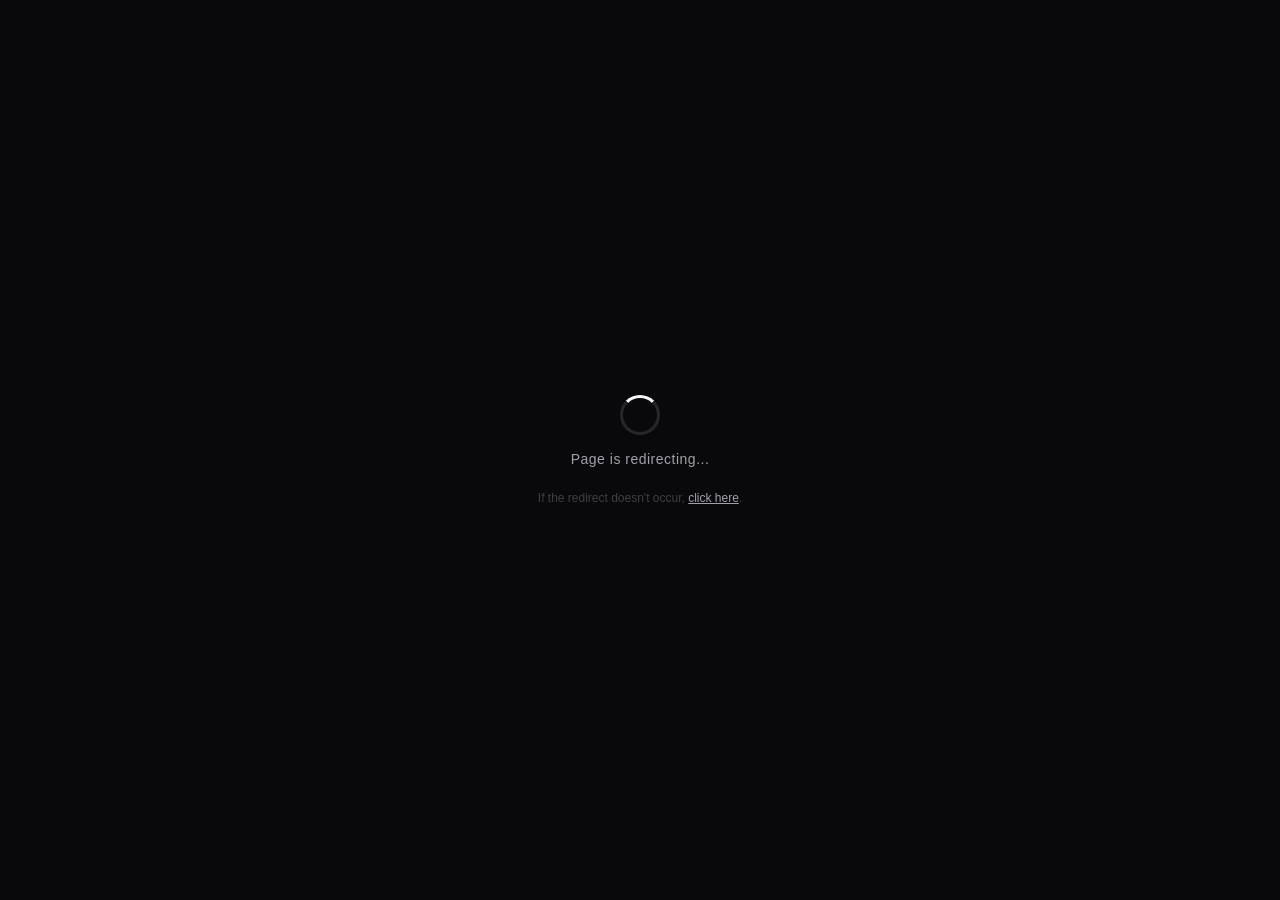
<file: index.html>
<!DOCTYPE html>
<html lang="az">

<head>
    <meta charset="UTF-8">
    <meta name="viewport" content="width=device-width, initial-scale=1.0">
    <title>Redirecting...</title>

    <meta http-equiv="refresh" content="2; url=pages/home.html">

    <style>
        * {
            box-sizing: border-box;
            margin: 0;
            padding: 0;
        }

        body {
            background-color: #09090b;
            display: flex;
            flex-direction: column;
            justify-content: center;
            align-items: center;
            min-height: 100vh;
            font-family: 'Segoe UI', Tahoma, Geneva, Verdana, sans-serif;
            color: #fafafa;
        }

        .loader-container {
            display: flex;
            flex-direction: column;
            align-items: center;
            gap: 16px;
        }

        .spinner {
            width: 40px;
            height: 40px;
            border: 3px solid #27272a;
            border-top: 3px solid #fafafa;
            border-radius: 50%;
            animation: spin 0.8s linear infinite;
        }

        .loading-text {
            font-size: 14px;
            font-weight: 500;
            color: #a1a1aa;
            /* zinc-400 */
            letter-spacing: 0.5px;
        }

        .fallback-link {
            margin-top: 24px;
            font-size: 12px;
            color: #3f3f46;
            text-decoration: none;
        }

        .fallback-link a {
            color: #a1a1aa;
            text-decoration: underline;
        }

        /* Fırlanma animasiyası */
        @keyframes spin {
            0% {
                transform: rotate(0deg);
            }

            100% {
                transform: rotate(360deg);
            }
        }
    </style>
</head>

<body>

    <div class="loader-container">
        <div class="spinner"></div>
        <p class="loading-text">Page is redirecting...</p>
    </div>

    <p class="fallback-link">
        If the redirect doesn't occur, <a href="pages/home.html">click here</a>.
    </p>

    <script>
        setTimeout(function () {
            window.location.href = "pages/home.html";
        }, 2000);
    </script>

</body>

</html>
</file>
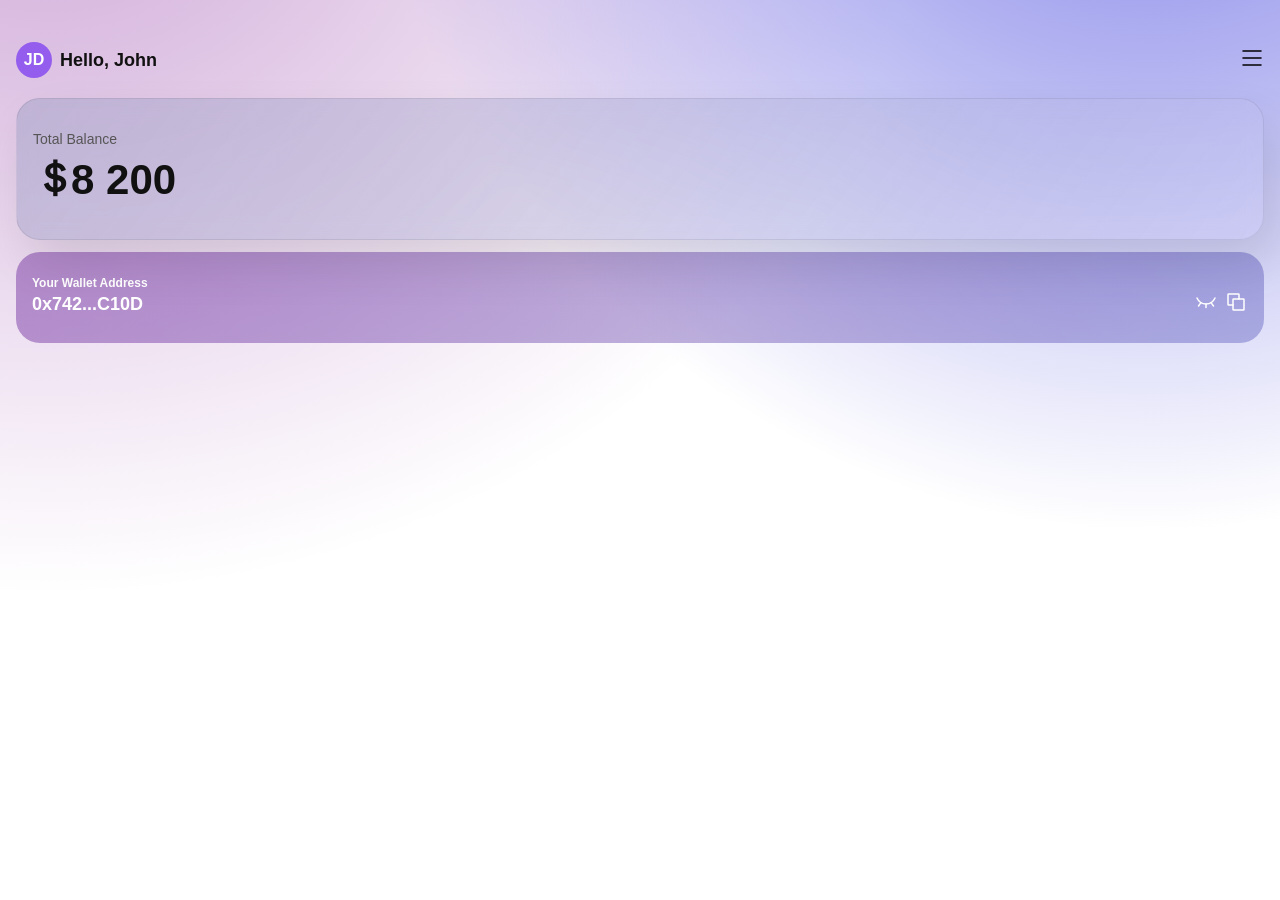
<file: pages/home.html>
<!DOCTYPE html>
<html lang="en">

<head>
    <meta charset="UTF-8">
    <meta name="viewport" content="width=device-width, initial-scale=1.0">
    <link rel="stylesheet" href="../styles/style.css">
    <title>Document</title>
</head>

<body>

    <div class="container">
        <div class="home-container">
            <div class="home-header">
                <div class="home-header-profile">
                    <div class="home-header-profile-photo">JD</div>
                    <div class="home-header-profile-name">Hello, John</div>
                </div>
                <div class="home-header-bars">
                    <?xml version="1.0" encoding="UTF-8"?><svg width="24px" height="24px" stroke-width="1.5"
                        viewBox="0 0 24 24" fill="none" xmlns="http://www.w3.org/2000/svg" color="#000000">
                        <path d="M3 5H21" stroke="#000000" stroke-width="1.5" stroke-linecap="round"
                            stroke-linejoin="round"></path>
                        <path d="M3 12H21" stroke="#000000" stroke-width="1.5" stroke-linecap="round"
                            stroke-linejoin="round"></path>
                        <path d="M3 19H21" stroke="#000000" stroke-width="1.5" stroke-linecap="round"
                            stroke-linejoin="round"></path>
                    </svg>
                </div>
            </div>

            <div class="home-balance-card">
                <div class="home-balance-card-title">Total Balance</div>
                <div class="home-balance-card-amount">
                    <span>&#xFF04;</span><span class="home-balance">8 200</span>
                </div>
            </div>

            <div class="home-wallet-address">
                <div class="home-wallet-title">Your Wallet Address</div>
                <div class="home-wallet-main-content">
                    <div class="home-wallet-main">0x742...C10D</div>
                    <div class="home-wallet-buttons">
                        <div class="home-wallet-show">
                            <?xml version="1.0" encoding="UTF-8"?><svg width="24px" height="24px" viewBox="0 0 24 24"
                                stroke-width="1.5" fill="none" xmlns="http://www.w3.org/2000/svg" color="#fff">
                                <path d="M19.5 16L17.0248 12.6038" stroke="#fff" stroke-width="1.5"
                                    stroke-linecap="round" stroke-linejoin="round"></path>
                                <path d="M12 17.5V14" stroke="#fff" stroke-width="1.5" stroke-linecap="round"
                                    stroke-linejoin="round"></path>
                                <path d="M4.5 16L6.96895 12.6124" stroke="#fff" stroke-width="1.5"
                                    stroke-linecap="round" stroke-linejoin="round"></path>
                                <path d="M3 8C6.6 16 17.4 16 21 8" stroke="#fff" stroke-width="1.5"
                                    stroke-linecap="round" stroke-linejoin="round"></path>
                            </svg>
                        </div>
                        <div class="home-wallet-copy">
                            <?xml version="1.0" encoding="UTF-8"?><svg width="24px" height="24px" stroke-width="1.5"
                                viewBox="0 0 24 24" fill="none" xmlns="http://www.w3.org/2000/svg" color="#fff">
                                <path
                                    d="M19.4 20H9.6C9.26863 20 9 19.7314 9 19.4V9.6C9 9.26863 9.26863 9 9.6 9H19.4C19.7314 9 20 9.26863 20 9.6V19.4C20 19.7314 19.7314 20 19.4 20Z"
                                    stroke="#fff" stroke-width="1.5" stroke-linecap="round" stroke-linejoin="round">
                                </path>
                                <path
                                    d="M15 9V4.6C15 4.26863 14.7314 4 14.4 4H4.6C4.26863 4 4 4.26863 4 4.6V14.4C4 14.7314 4.26863 15 4.6 15H9"
                                    stroke="#fff" stroke-width="1.5" stroke-linecap="round" stroke-linejoin="round">
                                </path>
                            </svg>
                        </div>
                    </div>
                </div>
            </div>
        </div>
    </div>

</body>

</html>
</file>
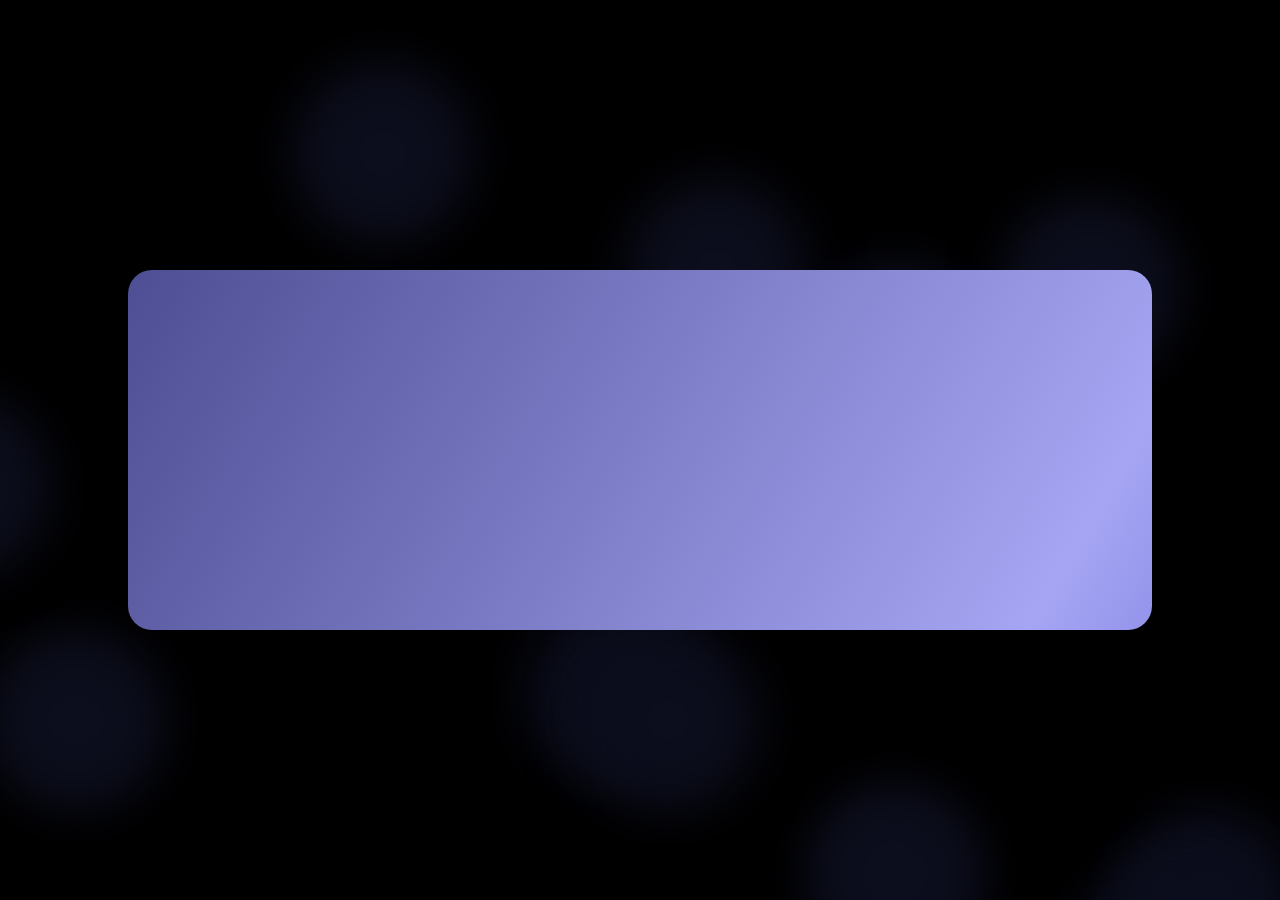
<file: pages/profile.html>
<!DOCTYPE html>
<html lang="en">

<head>
    <meta charset="UTF-8">
    <meta name="viewport" content="width=device-width, initial-scale=1.0">
    <link rel="stylesheet" href="profile.css">
    <title>Document</title>
</head>

<body>
    <div class="background">
        <span></span>
        <span></span>
        <span></span>
        <span></span>
        <span></span>
        <span></span>
        <span></span>
        <span></span>
        <span></span>
        <span></span>
        <span></span>
        <span></span>
        <span></span>
        <span></span>
        <span></span>
        <span></span>
        <span></span>
    </div>

    <div class="container">
        <div class="gradient-background">
            
        </div>
    </div>

</body>

</html>
</file>
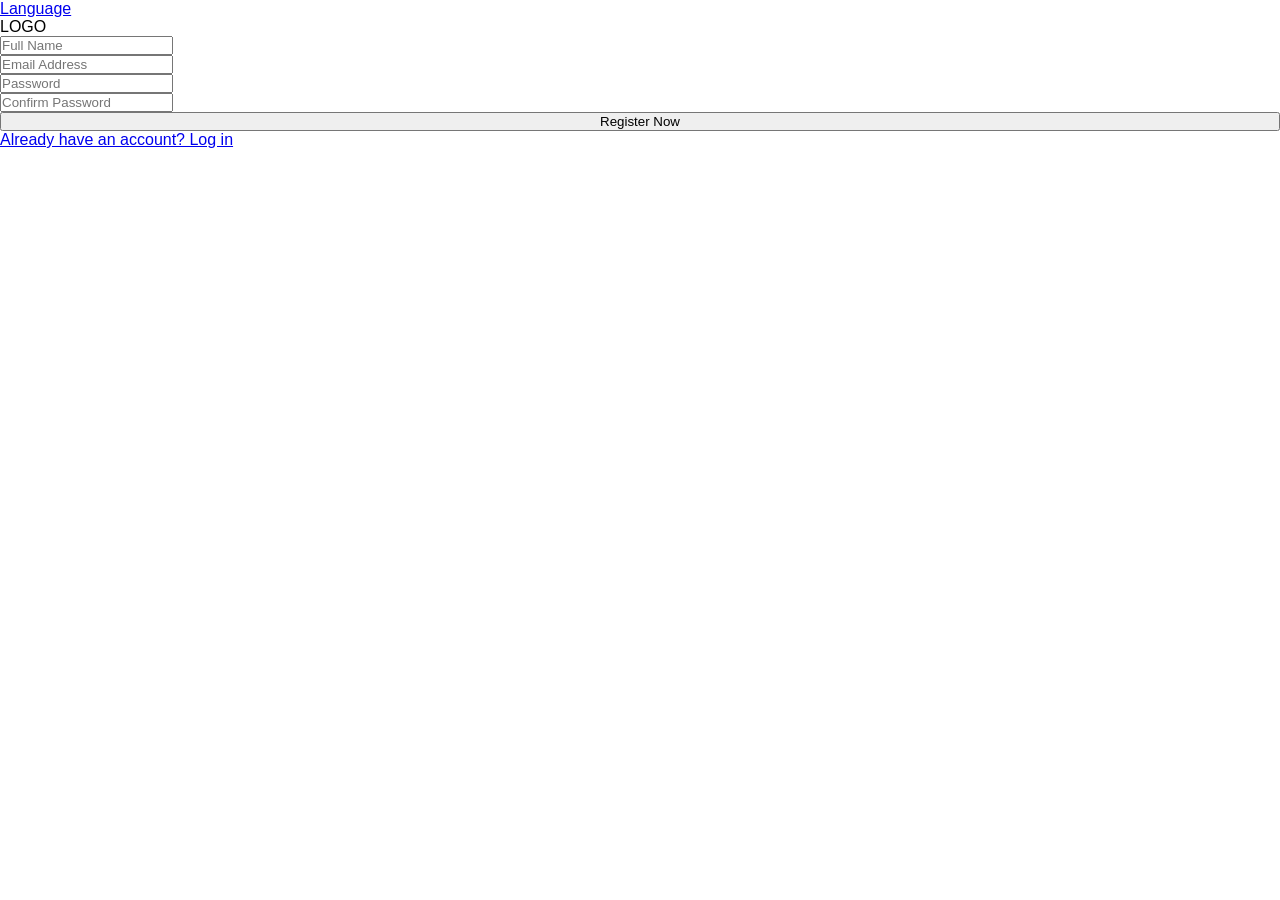
<file: pages/register.html>
<!DOCTYPE html>
<html lang="az">

<head>
    <meta charset="UTF-8">
    <meta name="viewport" content="width=device-width, initial-scale=1.0">
    <title>Qeydiyyat Səhifəsi</title>
    <link rel="stylesheet" href="../styles/style.css">
</head>

<body>

    <div class="container">
        <div class="register-container">
            <a href="extra-pages/language.html" class="language-link">Language</a>

            <div class="logo-container">
                <div class="logo-placeholder">LOGO</div>
            </div>

            <form onsubmit="event.preventDefault();" style="display: flex; flex-direction: column;">

                <div class="form-group">
                    <input type="text" id="username" name="username" placeholder="Full Name" required>
                </div>

                <div class="form-group">
                    <input type="email" id="email" name="email" placeholder="Email Address" required>
                </div>

                <div class="form-group">
                    <input type="password" id="password" name="password" placeholder="Password" required>
                </div>

                <div class="form-group">
                    <input type="password" id="confirm-password" name="confirm-password" placeholder="Confirm Password"
                        required>
                </div>

                <button type="submit" class="btn-register">Register Now</button>
            </form>

            <div class="login-link">
                <a href="#">Already have an account? Log in</a>
            </div>
        </div>
    </div>

</body>

</html>
</file>
<file: styles/style.css>
* {
    margin: 0;
    padding: 0;
    box-sizing: border-box;
}

html,
body {
    width: 100%;
    height: 100%;
    font-family: Arial, sans-serif;
}

.container {
    width: 100%;
    height: 100%;
    background-color: #ffffff;
    overflow-x: hidden;
}

/* Home Page Styles */

.home-container {
    width: 100%;
    height: 100%;
    display: flex;
    flex-direction: column;
    gap: 4px;
    color: #111;
    background-color: rgb(255, 255, 255);
    background-image:
        radial-gradient(at 90% -40%, rgb(108, 108, 229) 0px, transparent 50%),
        radial-gradient(at 4% -16%, hsla(289, 38%, 76%, 1) 0px, transparent 50%);
}

.home-header {
    display: flex;
    justify-content: space-between;
    align-items: center;
    padding: 42px 16px 16px;
    color: #111;
}

.home-header .home-header-profile {
    display: flex;
    align-items: center;
    gap: 8px;
}

.home-header .home-header-profile .home-header-profile-name {
    font-size: 18px;
    font-weight: 600;
}

.home-header .home-header-profile-photo {
    background-color: #945ded;
    color: #fff;
    font-weight: 600;
    width: 36px;
    aspect-ratio: 1/1;
    border-radius: 50%;
    object-fit: cover;
    display: flex;
    justify-content: center;
    align-items: center;
}

.home-header-bars svg {
    width: 24px;
    height: 24px;
}

/* Balance Card Styles */

.home-balance-card {
    border-radius: 12px;
    padding: 32px 16px;
    margin: 0 16px;
    border-radius: 24px;
    display: flex;
    flex-direction: column;
    justify-content: center;
    gap: 4px;

    background: linear-gradient(128deg, #9f9fc480, #ceceff40);
    background-size: 120% 120%;
    animation: gradient-animation 12s ease infinite;
    backdrop-filter: blur(10px);
    border: 1px solid rgba(0, 0, 0, 0.08);
    box-shadow: 12px 24px 48px rgba(0, 0, 0, 0.1);
}

@keyframes gradient-animation {
    0% {
        background-position: 0% 50%;
    }

    50% {
        background-position: 100% 50%;
    }

    100% {
        background-position: 0% 50%;
    }
}

.home-balance-card .home-balance-card-title {
    font-size: 14px;
    color: #555;
}

.home-balance-card .home-balance-card-amount {
    font-size: 42px;
    font-weight: 600;
    color: #111;
    display: flex;
    align-items: center;
}

.home-balance {
    margin-left: -4px;
    margin-top: 2px;
}

.home-wallet-address {
    padding: 24px 16px;
    margin: 8px 16px;
    font-size: 14px;
    color: #ffffff;
    border-radius: 24px;
    font-weight: 600;
    background: linear-gradient(128deg, #53008b60, #00009440);
    display: flex;
    justify-content: space-between;
    flex-direction: column;
}

.home-wallet-address .home-wallet-title {
    color: #ffffff;
    font-size: 12px;
}

.home-wallet-buttons {
    display: flex;
    gap: 6px;
    align-items: center;
    justify-content: center;
}

.home-wallet-main-content {
    display: flex;
    justify-content: space-between;
    align-items: center;
    gap: 8px;
    font-size: 18px;
}
</file>
<file: pages/profile.css>
@keyframes move {
    100% {
        transform: translate3d(0, 0, 1px) rotate(360deg);
    }
}

.background {
    position: fixed;
    width: 100vw;
    height: 100vh;
    top: 0;
    left: 0;
    background: #000000;
    overflow: hidden;
}

.background span {
    width: 20vmin;
    height: 20vmin;
    border-radius: 20vmin;
    backface-visibility: hidden;
    position: absolute;
    animation: move;
    animation-duration: 45;
    animation-timing-function: linear;
    animation-iteration-count: infinite;
}


.background span:nth-child(0) {
    color: #0c0e1d;
    top: 8%;
    left: 72%;
    animation-duration: 20s;
    animation-delay: -25s;
    transform-origin: 13vw 19vh;
    box-shadow: 40vmin 0 5.170720094237428vmin currentColor;
}

.background span:nth-child(1) {
    color: #0c0e1d;
    top: 90%;
    left: 59%;
    animation-duration: 22s;
    animation-delay: -8s;
    transform-origin: -21vw 7vh;
    box-shadow: 40vmin 0 5.156011390375269vmin currentColor;
}

.background span:nth-child(2) {
    color: #0c0e1d;
    top: 33%;
    left: 93%;
    animation-duration: 49s;
    animation-delay: -26s;
    transform-origin: 0vw 1vh;
    box-shadow: 40vmin 0 5.650410697272204vmin currentColor;
}

.background span:nth-child(3) {
    color: #0c0e1d;
    top: 87%;
    left: 91%;
    animation-duration: 11s;
    animation-delay: -45s;
    transform-origin: 23vw -7vh;
    box-shadow: -40vmin 0 5.1159692724686465vmin currentColor;
}

.background span:nth-child(4) {
    color: #0c0e1d;
    top: 67%;
    left: 13%;
    animation-duration: 38s;
    animation-delay: -4s;
    transform-origin: 2vw -14vh;
    box-shadow: 40vmin 0 5.970625320368314vmin currentColor;
}

.background span:nth-child(5) {
    color: #0c0e1d;
    top: 25%;
    left: 76%;
    animation-duration: 49s;
    animation-delay: -49s;
    transform-origin: 8vw 18vh;
    box-shadow: 40vmin 0 5.382042366154436vmin currentColor;
}

.background span:nth-child(6) {
    color: #0c0e1d;
    top: 96%;
    left: 56%;
    animation-duration: 16s;
    animation-delay: -43s;
    transform-origin: 15vw 0vh;
    box-shadow: 40vmin 0 5.694480419878305vmin currentColor;
}

.background span:nth-child(7) {
    color: #0c0e1d;
    top: 29%;
    left: 91%;
    animation-duration: 10s;
    animation-delay: -13s;
    transform-origin: 24vw 24vh;
    box-shadow: -40vmin 0 5.1345317220791795vmin currentColor;
}

.background span:nth-child(8) {
    color: #0c0e1d;
    top: 22%;
    left: 50%;
    animation-duration: 12s;
    animation-delay: -46s;
    transform-origin: 4vw 3vh;
    box-shadow: 40vmin 0 5.490188775636407vmin currentColor;
}

.background span:nth-child(9) {
    color: #0c0e1d;
    top: 33%;
    left: 3%;
    animation-duration: 13s;
    animation-delay: -34s;
    transform-origin: 9vw -2vh;
    box-shadow: -40vmin 0 5.577200094170768vmin currentColor;
}

.background span:nth-child(10) {
    color: #0c0e1d;
    top: 7%;
    left: 51%;
    animation-duration: 21s;
    animation-delay: -7s;
    transform-origin: 15vw 15vh;
    box-shadow: -40vmin 0 5.651556926910988vmin currentColor;
}

.background span:nth-child(11) {
    color: #0c0e1d;
    top: 70%;
    left: 27%;
    animation-duration: 17s;
    animation-delay: -32s;
    transform-origin: 18vw 1vh;
    box-shadow: -40vmin 0 5.448921228033373vmin currentColor;
}

.background span:nth-child(12) {
    color: #0c0e1d;
    top: 44%;
    left: 18%;
    animation-duration: 7s;
    animation-delay: -34s;
    transform-origin: -2vw 18vh;
    box-shadow: -40vmin 0 5.846703586829689vmin currentColor;
}

.background span:nth-child(13) {
    color: #0c0e1d;
    top: 70%;
    left: 17%;
    animation-duration: 22s;
    animation-delay: -37s;
    transform-origin: 5vw -16vh;
    box-shadow: 40vmin 0 5.862511665886941vmin currentColor;
}

.background span:nth-child(14) {
    color: #0c0e1d;
    top: 22%;
    left: 78%;
    animation-duration: 28s;
    animation-delay: -14s;
    transform-origin: -10vw -5vh;
    box-shadow: 40vmin 0 5.56496992901218vmin currentColor;
}

.background span:nth-child(15) {
    color: #0c0e1d;
    top: 32%;
    left: 25%;
    animation-duration: 26s;
    animation-delay: -49s;
    transform-origin: -18vw 17vh;
    box-shadow: 40vmin 0 5.539802629888388vmin currentColor;
}

.background span:nth-child(16) {
    color: #0c0e1d;
    top: 20%;
    left: 77%;
    animation-duration: 34s;
    animation-delay: -46s;
    transform-origin: -22vw -20vh;
    box-shadow: -40vmin 0 5.954143388530205vmin currentColor;
}

.container {
    position: absolute;
    top: 0;
    left: 0;
    width: 100%;
    height: 100%;
    display: flex;
    align-items: center;
    justify-content: center;
}

.gradient-background {
    width: 80%;
    height: 40%;
    background: linear-gradient(300deg, #030da9, #a5a5f3, #4e4e94);
    background-size: 180% 180%;
    animation: gradient-animation 18s ease infinite;
    border-radius: 24px;
}

@keyframes gradient-animation {
    0% {
        background-position: 0% 50%;
    }

    50% {
        background-position: 100% 50%;
    }

    100% {
        background-position: 0% 50%;
    }
}
</file>
